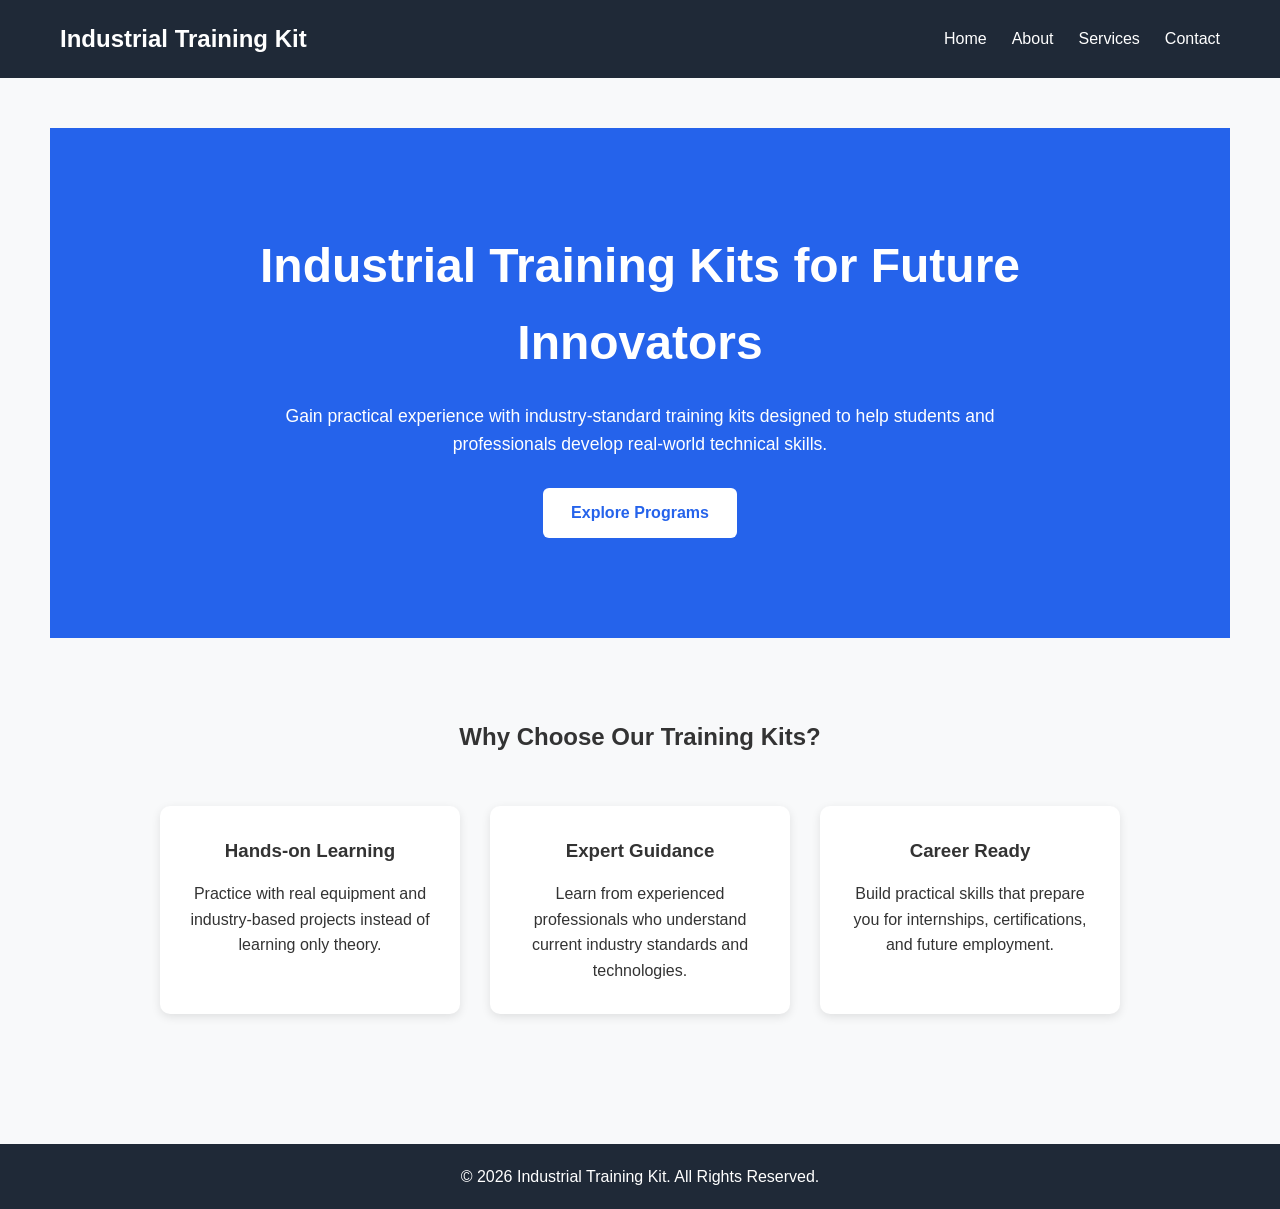
<file: index.html>
<!DOCTYPE html>
<html lang="en">
<head>
    <meta charset="UTF-8">
    <meta name="viewport" content="width=device-width, initial-scale=1.0">
    <title>Industrial Training Kit | Home</title>

    <link rel="stylesheet" href="css/style.css">
    <link rel="stylesheet" href="css/responsive.css">
</head>
<body>

    <header>
    <nav class="navbar">
        <div class="logo">
            <a href="index.html">Industrial Training Kit</a>
        </div>

        <ul class="nav-links">
            <li><a href="index.html">Home</a></li>
            <li><a href="about.html">About</a></li>
            <li><a href="services.html">Services</a></li>
            <li><a href="contact.html">Contact</a></li>
        </ul>
    </nav>
</header>

    <main>
    <!-- Hero Section -->
    <section class="hero">
        <div class="hero-content">
            <h1>Industrial Training Kits for Future Innovators</h1>
            <p>
                Gain practical experience with industry-standard training kits
                designed to help students and professionals develop real-world
                technical skills.
            </p>

            <a href="services.html" class="btn">Explore Programs</a>
        </div>
    </section>

    <!-- Features Section -->
    <section class="features">
        <h2>Why Choose Our Training Kits?</h2>

        <div class="feature-container">

            <div class="feature-card">
                <h3>Hands-on Learning</h3>
                <p>
                    Practice with real equipment and industry-based projects
                    instead of learning only theory.
                </p>
            </div>

            <div class="feature-card">
                <h3>Expert Guidance</h3>
                <p>
                    Learn from experienced professionals who understand current
                    industry standards and technologies.
                </p>
            </div>

            <div class="feature-card">
                <h3>Career Ready</h3>
                <p>
                    Build practical skills that prepare you for internships,
                    certifications, and future employment.
                </p>
            </div>

        </div>
    </section>
</main>

    <footer>
    <p>&copy; 2026 Industrial Training Kit. All Rights Reserved.</p>
</footer>

    <script src="js/script.js"></script>
</body>
</html>
</file>
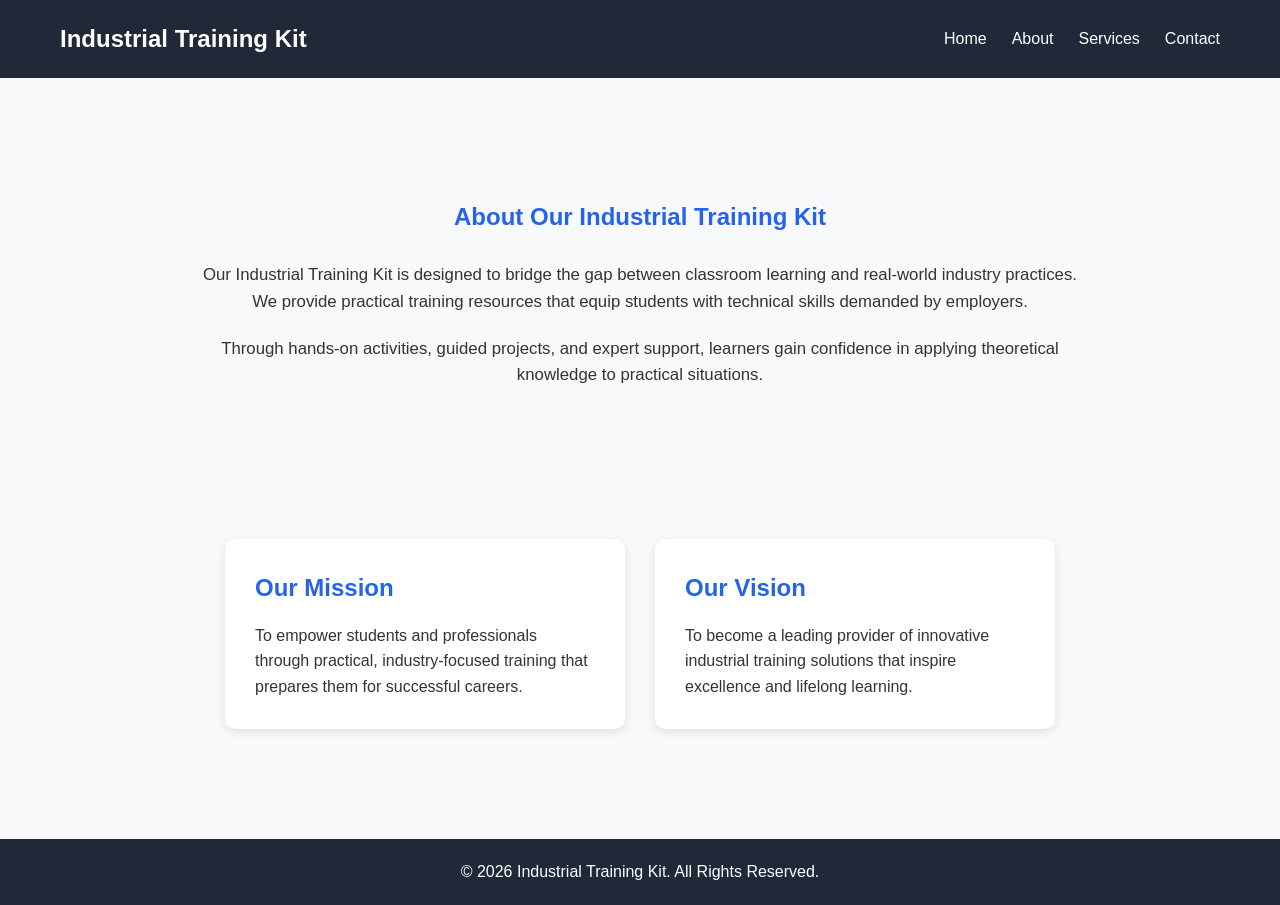
<file: about.html>
<!DOCTYPE html>
<html lang="en">
<head>
    <meta charset="UTF-8">
    <meta name="viewport" content="width=device-width, initial-scale=1.0">
    <title>Industrial Training Kit | About</title>

    <link rel="stylesheet" href="css/style.css">
    <link rel="stylesheet" href="css/responsive.css">
</head>
<body>

    <header>
    <nav class="navbar">
        <div class="logo">
            <a href="index.html">Industrial Training Kit</a>
        </div>

        <ul class="nav-links">
            <li><a href="index.html">Home</a></li>
            <li><a href="about.html">About</a></li>
            <li><a href="services.html">Services</a></li>
            <li><a href="contact.html">Contact</a></li>
        </ul>
    </nav>
</header>

    <main>
    <section class="about">
        <div class="about-content">
            <h1>About Our Industrial Training Kit</h1>

            <p>
                Our Industrial Training Kit is designed to bridge the gap between
                classroom learning and real-world industry practices. We provide
                practical training resources that equip students with technical
                skills demanded by employers.
            </p>

            <p>
                Through hands-on activities, guided projects, and expert support,
                learners gain confidence in applying theoretical knowledge to
                practical situations.
            </p>
        </div>
    </section>

    <section class="mission">
        <div class="mission-card">
            <h2>Our Mission</h2>
            <p>
                To empower students and professionals through practical,
                industry-focused training that prepares them for successful careers.
            </p>
        </div>

        <div class="mission-card">
            <h2>Our Vision</h2>
            <p>
                To become a leading provider of innovative industrial training
                solutions that inspire excellence and lifelong learning.
            </p>
        </div>
    </section>
</main>

    <footer>
    <p>&copy; 2026 Industrial Training Kit. All Rights Reserved.</p>
</footer>

    <script src="js/script.js"></script>
</body>
</html>
</file>
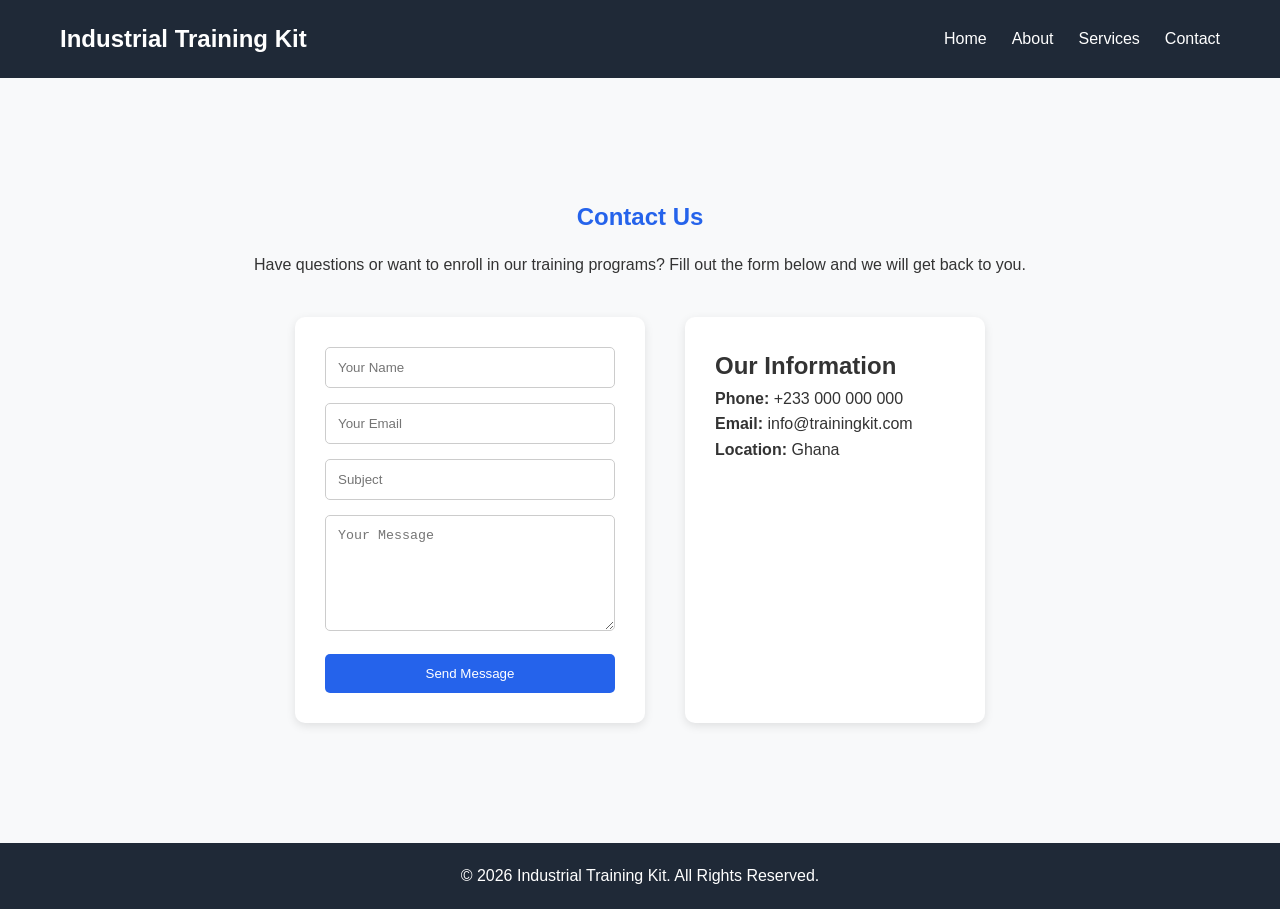
<file: contact.html>
<!DOCTYPE html>
<html lang="en">
<head>
    <meta charset="UTF-8">
    <meta name="viewport" content="width=device-width, initial-scale=1.0">
    <title>Industrial Training Kit | Contact</title>

    <link rel="stylesheet" href="css/style.css">
    <link rel="stylesheet" href="css/responsive.css">
</head>
<body>

    <header>
    <nav class="navbar">
        <div class="logo">
            <a href="index.html">Industrial Training Kit</a>
        </div>

        <ul class="nav-links">
            <li><a href="index.html">Home</a></li>
            <li><a href="about.html">About</a></li>
            <li><a href="services.html">Services</a></li>
            <li><a href="contact.html">Contact</a></li>
        </ul>
    </nav>
</header>

   <main>
    <section class="contact">
        <h1>Contact Us</h1>
        <p>
            Have questions or want to enroll in our training programs?
            Fill out the form below and we will get back to you.
        </p>

        <div class="contact-container">

            <form id="contactForm">

                <input type="text" id="name" placeholder="Your Name" required>

                <input type="email" id="email" placeholder="Your Email" required>

                <input type="text" id="subject" placeholder="Subject" required>

                <textarea id="message" placeholder="Your Message" rows="6" required></textarea>

                <button type="submit">Send Message</button>

            </form>

            <div class="contact-info">
                <h2>Our Information</h2>
                <p><strong>Phone:</strong> +233 000 000 000</p>
                <p><strong>Email:</strong> info@trainingkit.com</p>
                <p><strong>Location:</strong> Ghana</p>
            </div>

        </div>
    </section>
</main>

    <footer>
    <p>&copy; 2026 Industrial Training Kit. All Rights Reserved.</p>
</footer>

    <script src="js/script.js"></script>
</body>
</html>
</file>
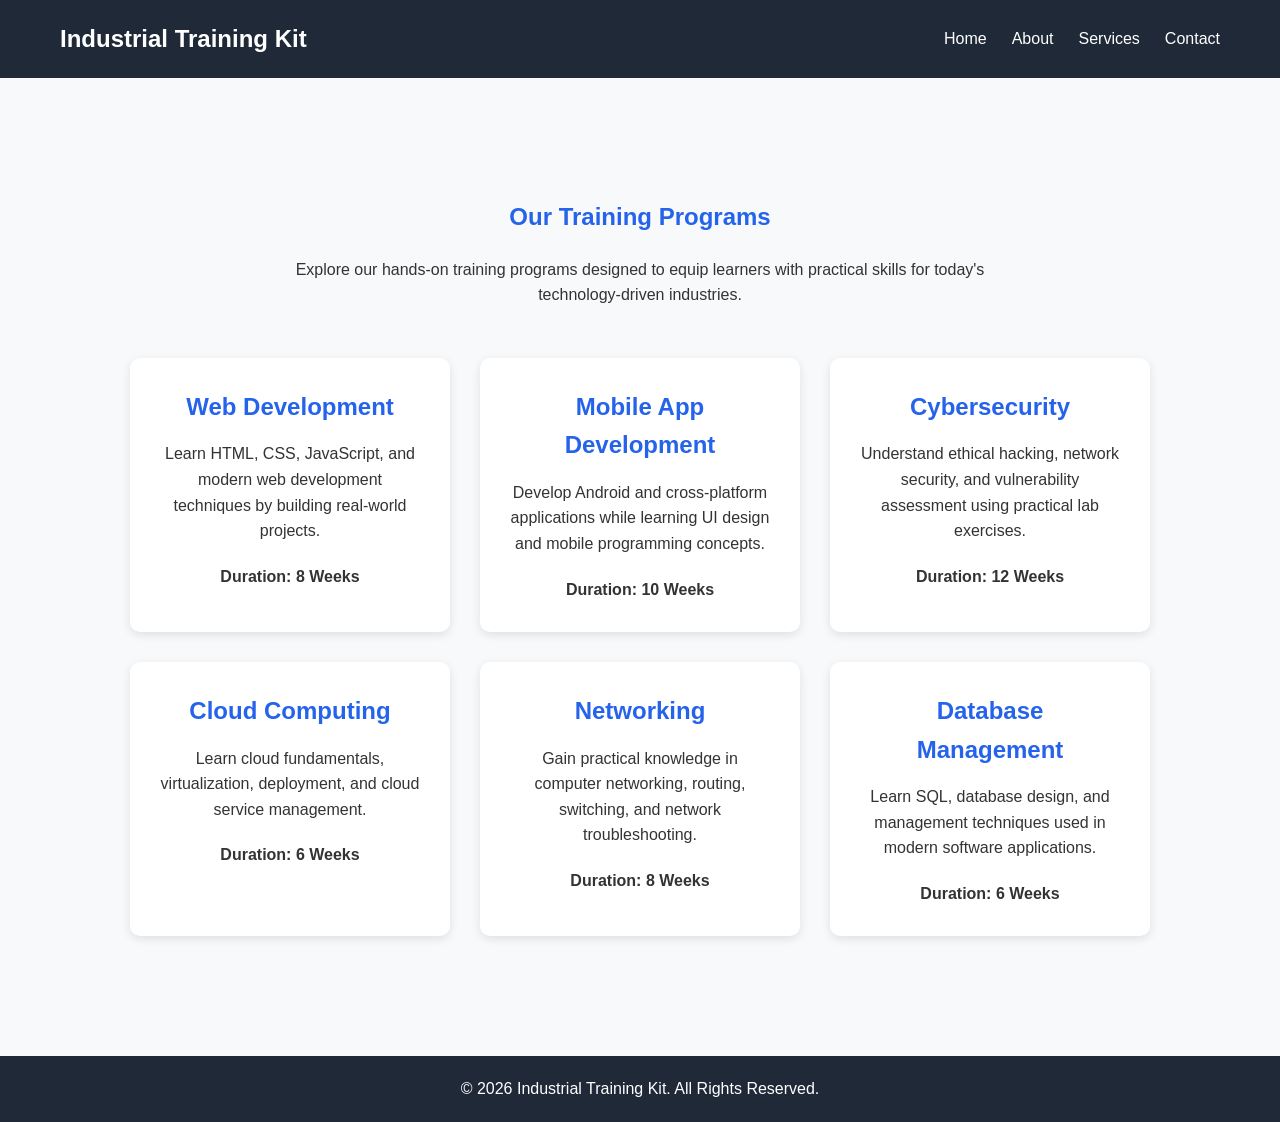
<file: services.html>
<!DOCTYPE html>
<html lang="en">
<head>
    <meta charset="UTF-8">
    <meta name="viewport" content="width=device-width, initial-scale=1.0">
    <title>Industrial Training Kit | Services</title>

    <link rel="stylesheet" href="css/style.css">
    <link rel="stylesheet" href="css/responsive.css">
</head>
<body>

    <header>
    <nav class="navbar">
        <div class="logo">
            <a href="index.html">Industrial Training Kit</a>
        </div>

        <ul class="nav-links">
            <li><a href="index.html">Home</a></li>
            <li><a href="about.html">About</a></li>
            <li><a href="services.html">Services</a></li>
            <li><a href="contact.html">Contact</a></li>
        </ul>
    </nav>
</header>

    <main>
    <section class="services">
        <h1>Our Training Programs</h1>
        <p class="services-intro">
            Explore our hands-on training programs designed to equip learners
            with practical skills for today's technology-driven industries.
        </p>

        <div class="services-container">

            <div class="service-card">
                <h2>Web Development</h2>
                <p>
                    Learn HTML, CSS, JavaScript, and modern web development
                    techniques by building real-world projects.
                </p>
                <span>Duration: 8 Weeks</span>
            </div>

            <div class="service-card">
                <h2>Mobile App Development</h2>
                <p>
                    Develop Android and cross-platform applications while
                    learning UI design and mobile programming concepts.
                </p>
                <span>Duration: 10 Weeks</span>
            </div>

            <div class="service-card">
                <h2>Cybersecurity</h2>
                <p>
                    Understand ethical hacking, network security, and
                    vulnerability assessment using practical lab exercises.
                </p>
                <span>Duration: 12 Weeks</span>
            </div>

            <div class="service-card">
                <h2>Cloud Computing</h2>
                <p>
                    Learn cloud fundamentals, virtualization, deployment,
                    and cloud service management.
                </p>
                <span>Duration: 6 Weeks</span>
            </div>

            <div class="service-card">
                <h2>Networking</h2>
                <p>
                    Gain practical knowledge in computer networking,
                    routing, switching, and network troubleshooting.
                </p>
                <span>Duration: 8 Weeks</span>
            </div>

            <div class="service-card">
                <h2>Database Management</h2>
                <p>
                    Learn SQL, database design, and management techniques
                    used in modern software applications.
                </p>
                <span>Duration: 6 Weeks</span>
            </div>

        </div>
    </section>
</main>

    <footer>
    <p>&copy; 2026 Industrial Training Kit. All Rights Reserved.</p>
</footer>

    <script src="js/script.js"></script>
</body>
</html>
</file>
<file: css/style.css>
* {
    margin: 0;
    padding: 0;
    box-sizing: border-box;
}

body {
    font-family: Arial, Helvetica, sans-serif;
    line-height: 1.6;
    background-color: #f8f9fa;
    color: #333;
}

.navbar {
    display: flex;
    justify-content: space-between;
    align-items: center;
    padding: 20px 60px;
    background-color: #1f2937;
}

.logo a {
    text-decoration: none;
    color: #ffffff;
    font-size: 1.5rem;
    font-weight: bold;
}

.nav-links {
    list-style: none;
    display: flex;
    gap: 25px;
}

.nav-links a {
    text-decoration: none;
    color: white;
    font-weight: 500;
    transition: color 0.3s ease;
}

.nav-links a:hover {
    color: #60a5fa;
}

main {
    min-height: 80vh;
    padding: 50px;
}

footer {
    background-color: #1f2937;
    color: white;
    text-align: center;
    padding: 20px;
}
/* Hero Section */

.hero {
    background: #2563eb;
    color: white;
    text-align: center;
    padding: 100px 20px;
}

.hero-content {
    max-width: 800px;
    margin: auto;
}

.hero h1 {
    font-size: 3rem;
    margin-bottom: 20px;
}

.hero p {
    font-size: 1.1rem;
    margin-bottom: 30px;
}

.btn {
    display: inline-block;
    padding: 12px 28px;
    background: white;
    color: #2563eb;
    text-decoration: none;
    border-radius: 6px;
    font-weight: bold;
    transition: 0.3s;
}

.btn:hover {
    background: #e5e7eb;
}

/* Features */

.features {
    padding: 80px 20px;
}

.features h2 {
    text-align: center;
    margin-bottom: 50px;
}

.feature-container {
    display: flex;
    gap: 30px;
    justify-content: center;
    flex-wrap: wrap;
}

.feature-card {
    width: 300px;
    padding: 30px;
    background: white;
    border-radius: 10px;
    box-shadow: 0 3px 10px rgba(0,0,0,.1);
    text-align: center;
}

.feature-card h3 {
    margin-bottom: 15px;
}
/* About Page */

.about {
    padding: 70px 20px;
    text-align: center;
}

.about-content {
    max-width: 900px;
    margin: auto;
}

.about h1 {
    margin-bottom: 25px;
    color: #2563eb;
}

.about p {
    margin-bottom: 20px;
    font-size: 1.05rem;
}

.mission {
    display: flex;
    justify-content: center;
    gap: 30px;
    flex-wrap: wrap;
    padding: 60px 20px;
}

.mission-card {
    width: 400px;
    background: white;
    padding: 30px;
    border-radius: 10px;
    box-shadow: 0 3px 10px rgba(0,0,0,.1);
}

.mission-card h2 {
    color: #2563eb;
    margin-bottom: 15px;
}
/* Services Page */

.services {
    padding: 70px 20px;
    text-align: center;
}

.services h1 {
    color: #2563eb;
    margin-bottom: 20px;
}

.services-intro {
    max-width: 700px;
    margin: auto;
    margin-bottom: 50px;
}

.services-container {
    display: flex;
    flex-wrap: wrap;
    justify-content: center;
    gap: 30px;
}

.service-card {
    width: 320px;
    background: white;
    padding: 30px;
    border-radius: 10px;
    box-shadow: 0 3px 10px rgba(0,0,0,.1);
    transition: transform .3s ease;
}

.service-card:hover {
    transform: translateY(-8px);
}

.service-card h2 {
    color: #2563eb;
    margin-bottom: 15px;
}

.service-card p {
    margin-bottom: 20px;
}

.service-card span {
    font-weight: bold;
}
/* Contact Page */

.contact {
    padding: 70px 20px;
    text-align: center;
}

.contact h1 {
    color: #2563eb;
    margin-bottom: 15px;
}

.contact-container {
    display: flex;
    justify-content: center;
    gap: 40px;
    flex-wrap: wrap;
    margin-top: 40px;
}

form {
    background: white;
    padding: 30px;
    border-radius: 10px;
    width: 350px;
    box-shadow: 0 3px 10px rgba(0,0,0,.1);
}

form input,
form textarea {
    width: 100%;
    padding: 12px;
    margin-bottom: 15px;
    border: 1px solid #ccc;
    border-radius: 5px;
}

form button {
    width: 100%;
    padding: 12px;
    background: #2563eb;
    color: white;
    border: none;
    cursor: pointer;
    border-radius: 5px;
}

form button:hover {
    background: #1e40af;
}

.contact-info {
    background: white;
    padding: 30px;
    border-radius: 10px;
    width: 300px;
    box-shadow: 0 3px 10px rgba(0,0,0,.1);
    text-align: left;
}
</file>
<file: css/responsive.css>
@media (max-width: 768px) {
    .navbar {
        flex-direction: column;
        gap: 15px;
        padding: 20px;
    }

    .nav-links {
        flex-direction: column;
        align-items: center;
        gap: 10px;
    }

    main {
        padding: 25px;
    }

    .hero h1 {
        font-size: 2.2rem;
    }

    .feature-card {
        width: 100%;
    }
    .mission-card {
    width: 100%;
    }
    .service-card {
    width: 100%;
    }
    form,
   .contact-info {
    width: 100%;
   }
}
</file>
